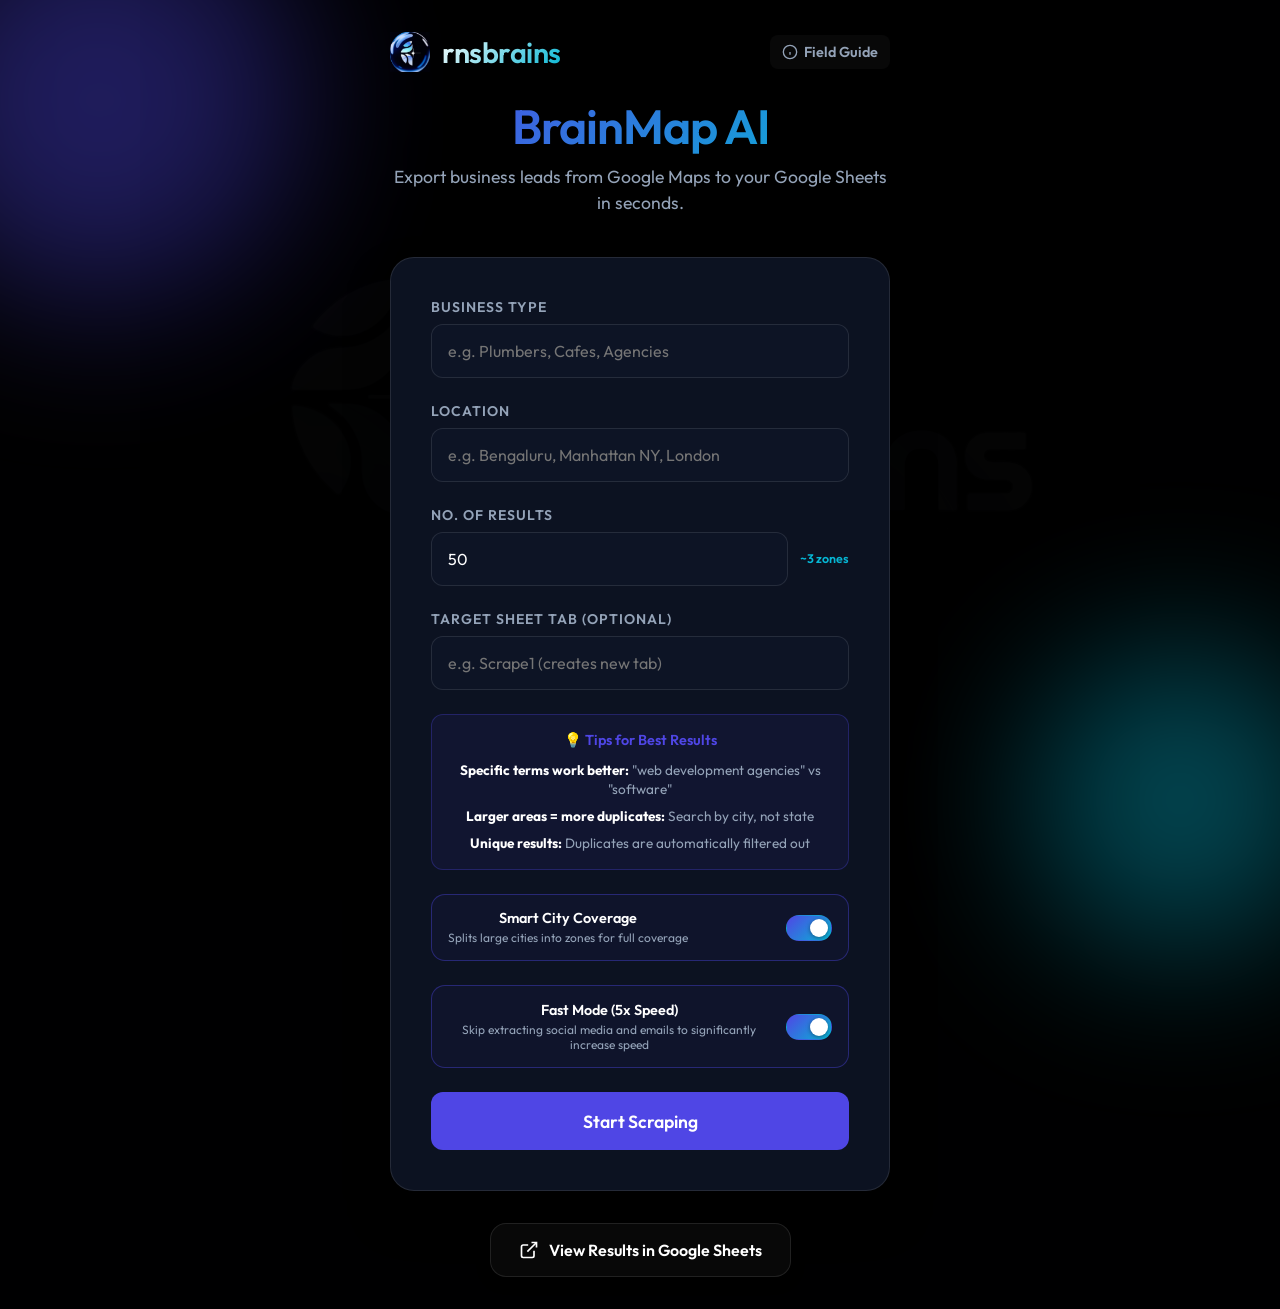
<file: index.html>
<!DOCTYPE html>
<html lang="en">
<head>
    <meta charset="UTF-8">
    <meta name="viewport" content="width=device-width, initial-scale=1.0">
    <title>rnsbrains | AI Maps Lead Scraper</title>
    <link rel="icon" href="assets/658440381_18071649065247956_1839310371376353803_n.jpg" type="image/jpeg">
    <link rel="stylesheet" href="style.css">
    <link rel="preconnect" href="https://fonts.googleapis.com">
    <link rel="preconnect" href="https://fonts.gstatic.com" crossorigin>
    <link href="https://fonts.googleapis.com/css2?family=Outfit:wght@300;400;600&display=swap" rel="stylesheet">
</head>
<body>
    <div class="watermark-container">
        <img src="assets/RB14.jpg" class="watermark-img" alt="">
    </div>
    <div class="background-blobs">
        <div class="blob blob-1"></div>
        <div class="blob blob-2"></div>
    </div>

    <main class="container">
        <header class="hero">
            <div class="brand-bar">
                <div class="brand-info">
                    <img src="assets/658440381_18071649065247956_1839310371376353803_n.jpg" alt="rns" id="main-logo">
                    <span class="brand-name">rnsbrains</span>
                </div>
                <nav class="nav-links">
                    <a href="guide.html" class="nav-link">
                        <svg viewBox="0 0 24 24" width="16" height="16" fill="none" stroke="currentColor" stroke-width="2" style="margin-right: 6px;">
                            <circle cx="12" cy="12" r="10"></circle>
                            <line x1="12" y1="16" x2="12" y2="12"></line>
                            <line x1="12" y1="8" x2="12.01" y2="8"></line>
                        </svg>
                        Field Guide
                    </a>
                </nav>
            </div>
            <h1 class="brand-tool-name">BrainMap AI</h1>
            <p>Export business leads from Google Maps to your Google Sheets in seconds.</p>
        </header>

        <section class="glass-card">
            <form id="scrape-form">
                <div class="input-group">
                    <label for="term">Business Type</label>
                    <input type="text" id="term" placeholder="e.g. Plumbers, Cafes, Agencies" required>
                </div>
                
                <div class="input-group">
                    <label for="location">Location</label>
                    <input type="text" id="location" placeholder="e.g. Bengaluru, Manhattan NY, London" required>
                </div>

                <div class="input-group">
                    <label for="max-results">No. of Results</label>
                    <div class="results-input-wrapper">
                        <input type="number" id="max-results" value="50" min="1" max="10000" required>
                        <span class="results-hint" id="results-hint"></span>
                    </div>
                </div>

                <div class="input-group">
                    <label for="sheet-tab-input">Target Sheet Tab (Optional)</label>
                    <input type="text" id="sheet-tab-input" placeholder="e.g. Scrape1 (creates new tab)">
                </div>

                <!-- Tips Section -->
                <div class="tips-box">
                    <div class="tips-header">💡 Tips for Best Results</div>
                    <ul class="tips-list">
                        <li><strong>Specific terms work better:</strong> "web development agencies" vs "software"</li>
                        <li><strong>Larger areas = more duplicates:</strong> Search by city, not state</li>
                        <li><strong>Unique results:</strong> Duplicates are automatically filtered out</li>
                    </ul>
                </div>

                <!-- Zone Split Toggle -->
                <div class="toggle-row">
                    <div class="toggle-info">
                        <span class="toggle-label">Smart City Coverage</span>
                        <span class="toggle-sub">Splits large cities into zones for full coverage</span>
                    </div>
                    <label class="toggle-switch" for="zone-split-toggle">
                        <input type="checkbox" id="zone-split-toggle" checked>
                        <span class="toggle-track">
                            <span class="toggle-thumb"></span>
                        </span>
                    </label>
                </div>

                <!-- Fast Mode Toggle -->
                <div class="toggle-row">
                    <div class="toggle-info">
                        <span class="toggle-label">Fast Mode (5x Speed)</span>
                        <span class="toggle-sub">Skip extracting social media and emails to significantly increase speed</span>
                    </div>
                    <label class="toggle-switch" for="fast-mode-toggle">
                        <input type="checkbox" id="fast-mode-toggle" checked>
                        <span class="toggle-track">
                            <span class="toggle-thumb"></span>
                        </span>
                    </label>
                </div>

                <button type="submit" id="submit-btn">
                    <span class="btn-text">Start Scraping</span>
                    <div class="loader-dots" style="display: none;">
                        <span></span><span></span><span></span>
                    </div>
                </button>
            </form>

            <!-- Progress Section (shown during active scrape) -->
            <div id="progress-container" class="progress-hidden">
                <div class="progress-header">
                    <div class="progress-info">
                        <span class="progress-label" id="progress-label">Preparing zones...</span>
                        <span class="progress-count" id="progress-count">0 leads found</span>
                    </div>
                    <button type="button" id="cancel-btn" class="cancel-btn" title="Cancel scrape">
                        <svg viewBox="0 0 24 24" width="18" height="18" fill="none" stroke="currentColor" stroke-width="2.5">
                            <line x1="18" y1="6" x2="6" y2="18"></line>
                            <line x1="6" y1="6" x2="18" y2="18"></line>
                        </svg>
                    </button>
                </div>
                <div class="progress-bar-track">
                    <div class="progress-bar-fill" id="progress-bar-fill"></div>
                </div>
                <div class="progress-details">
                    <span class="zone-indicator" id="zone-indicator"></span>
                    <span class="zone-counter" id="zone-counter"></span>
                </div>
                
                <!-- Activity Log Feed -->
                <div class="activity-log-container">
                    <div class="activity-log-header">
                        <svg viewBox="0 0 24 24" width="16" height="16" fill="none" stroke="currentColor" stroke-width="2">
                            <polyline points="22 12 18 12 15 21 9 3 6 12 2 12"></polyline>
                        </svg>
                        <span>Live Activity</span>
                    </div>
                    <div class="activity-log" id="activity-log">
                        <div class="activity-item">
                            <span class="activity-time">--:--:--</span>
                            <span class="activity-message">Waiting for updates...</span>
                        </div>
                    </div>
                </div>
            </div>

            <!-- Status messages (success / error) -->
            <div id="status-container" class="status-hidden">
                <div class="status-icon">
                    <svg class="spinner" viewBox="0 0 50 50" style="display: none;">
                        <circle class="path" cx="25" cy="25" r="20" fill="none" stroke-width="5"></circle>
                    </svg>
                    <div class="success-icon" style="display: none;">
                        <svg viewBox="0 0 24 24" fill="none" stroke="currentColor" stroke-width="3">
                            <polyline points="20 6 9 17 4 12"></polyline>
                        </svg>
                    </div>
                    <div class="error-icon" style="display: none;">
                        <svg viewBox="0 0 24 24" fill="none" stroke="currentColor" stroke-width="3">
                            <line x1="18" y1="6" x2="6" y2="18"></line>
                            <line x1="6" y1="6" x2="18" y2="18"></line>
                        </svg>
                    </div>
                </div>
                <div class="status-text">
                    <p id="status-message">Scanning Google Maps...</p>
                    <span id="status-subtext">This usually takes 1-3 minutes.</span>
                </div>
            </div>
        </section>

        <!-- Running Jobs Panel -->
        <section class="glass-card jobs-panel" id="jobs-panel" style="display: none;">
            <div class="jobs-header">
                <div class="jobs-title">
                    <svg viewBox="0 0 24 24" width="18" height="18" fill="none" stroke="currentColor" stroke-width="2">
                        <rect x="2" y="7" width="20" height="14" rx="2" ry="2"></rect>
                        <path d="M16 21V5a2 2 0 0 0-2-2h-4a2 2 0 0 0-2 2v16"></path>
                    </svg>
                    <span>Active Jobs</span>
                </div>
                <button type="button" id="refresh-jobs-btn" class="refresh-btn" title="Refresh">
                    <svg viewBox="0 0 24 24" width="16" height="16" fill="none" stroke="currentColor" stroke-width="2">
                        <polyline points="23 4 23 10 17 10"></polyline>
                        <path d="M20.49 15a9 9 0 1 1-2.12-9.36L23 10"></path>
                    </svg>
                </button>
            </div>
            <div class="jobs-list" id="jobs-list">
                <div class="jobs-empty">No jobs yet</div>
            </div>
        </section>

        <div class="footer-actions">
            <a href="https://docs.google.com/spreadsheets/d/1eN9mWiT97EB2fDmHP1iq69LFg4Vm93PCm7rPwDH37U0/edit?usp=sharing" target="_blank" class="secondary-btn">
                <svg viewBox="0 0 24 24" width="20" height="20" fill="none" stroke="currentColor" stroke-width="2" style="margin-right: 10px;">
                    <path d="M18 13v6a2 2 0 0 1-2 2H5a2 2 0 0 1-2-2V8a2 2 0 0 1 2-2h6"></path>
                    <polyline points="15 3 21 3 21 9"></polyline>
                    <line x1="10" y1="14" x2="21" y2="3"></line>
                </svg>
                View Results in Google Sheets
            </a>
        </div>
    </main>

    <script src="config.js"></script>
    <script src="script.js"></script>
</body>
</html>
</file>
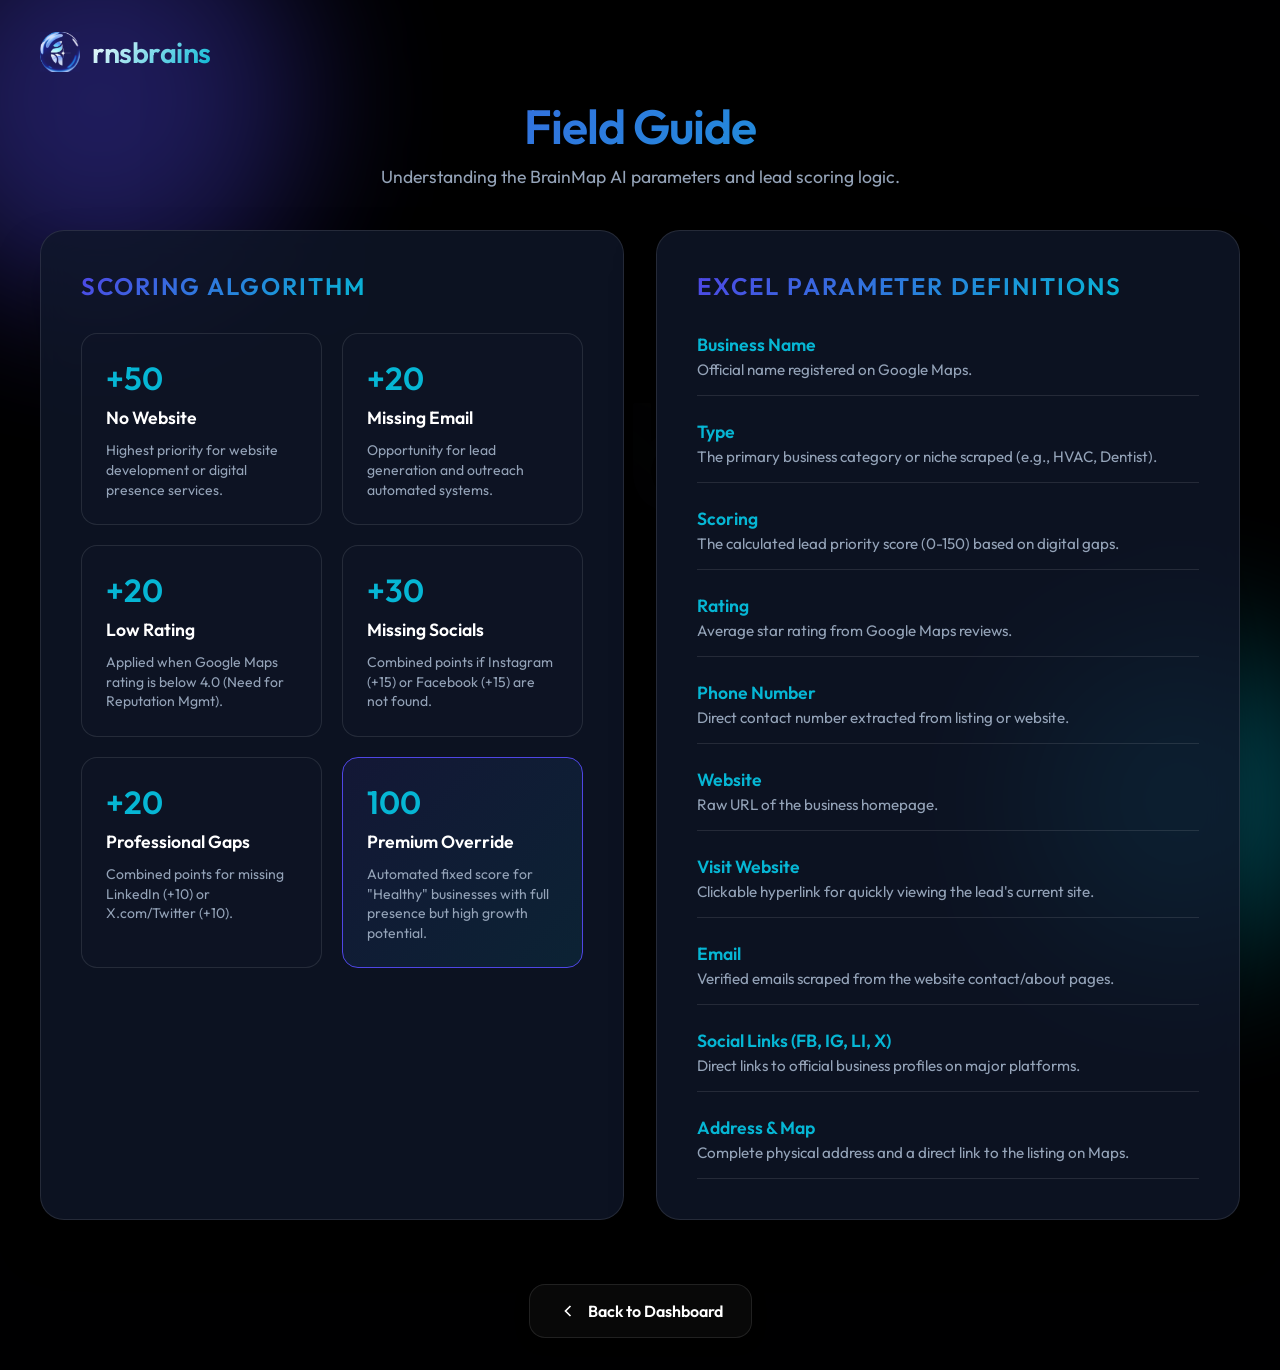
<file: guide.html>
<!DOCTYPE html>
<html lang="en">
<head>
    <meta charset="UTF-8">
    <meta name="viewport" content="width=device-width, initial-scale=1.0">
    <title>rnsbrains | BrainMap Field Guide</title>
    <link rel="icon" href="assets/658440381_18071649065247956_1839310371376353803_n.jpg" type="image/jpeg">
    <link rel="stylesheet" href="style.css">
    <link rel="preconnect" href="https://fonts.googleapis.com">
    <link rel="preconnect" href="https://fonts.gstatic.com" crossorigin>
    <link href="https://fonts.googleapis.com/css2?family=Outfit:wght@300;400;600&display=swap" rel="stylesheet">
</head>
<body class="guide-body">
    <div class="watermark-container">
        <img src="assets/RB14.jpg" class="watermark-img" alt="">
    </div>

    <div class="background-blobs">
        <div class="blob blob-1"></div>
        <div class="blob blob-2"></div>
    </div>

    <main class="container guide-main">
        <header class="hero">
            <div class="brand-bar">
                <a href="index.html" class="brand-info link-reset">
                    <img src="assets/658440381_18071649065247956_1839310371376353803_n.jpg" alt="rns" id="main-logo">
                    <span class="brand-name">rnsbrains</span>
                </a>
            </div>
            <h1 class="brand-tool-name">Field Guide</h1>
            <p>Understanding the BrainMap AI parameters and lead scoring logic.</p>
        </header>

        <div class="guide-layout">
            <!-- Scoring System Section -->
            <section class="glass-card guide-card">
                <h2 class="section-title"><span class="gradient-text">Scoring Algorithm</span></h2>
                <div class="scoring-grid">
                    <div class="rule-card">
                        <span class="rule-points">+50</span>
                        <span class="rule-title">No Website</span>
                        <p>Highest priority for website development or digital presence services.</p>
                    </div>
                    <div class="rule-card">
                        <span class="rule-points">+20</span>
                        <span class="rule-title">Missing Email</span>
                        <p>Opportunity for lead generation and outreach automated systems.</p>
                    </div>
                    <div class="rule-card">
                        <span class="rule-points">+20</span>
                        <span class="rule-title">Low Rating</span>
                        <p>Applied when Google Maps rating is below 4.0 (Need for Reputation Mgmt).</p>
                    </div>
                    <div class="rule-card">
                        <span class="rule-points">+30</span>
                        <span class="rule-title">Missing Socials</span>
                        <p>Combined points if Instagram (+15) or Facebook (+15) are not found.</p>
                    </div>
                    <div class="rule-card">
                        <span class="rule-points">+20</span>
                        <span class="rule-title">Professional Gaps</span>
                        <p>Combined points for missing LinkedIn (+10) or X.com/Twitter (+10).</p>
                    </div>
                    <div class="rule-card premium-target">
                        <span class="rule-points">100</span>
                        <span class="rule-title">Premium Override</span>
                        <p>Automated fixed score for "Healthy" businesses with full presence but high growth potential.</p>
                    </div>
                </div>
            </section>
    
            <!-- Parameter Definitions Section -->
            <section class="glass-card guide-card">
                <h2 class="section-title"><span class="gradient-text">Excel Parameter Definitions</span></h2>
                <div class="param-list">
                    <div class="param-item">
                        <span class="param-name">Business Name</span>
                        <p>Official name registered on Google Maps.</p>
                    </div>
                    <div class="param-item">
                        <span class="param-name">Type</span>
                        <p>The primary business category or niche scraped (e.g., HVAC, Dentist).</p>
                    </div>
                    <div class="param-item">
                        <span class="param-name">Scoring</span>
                        <p>The calculated lead priority score (0-150) based on digital gaps.</p>
                    </div>
                    <div class="param-item">
                        <span class="param-name">Rating</span>
                        <p>Average star rating from Google Maps reviews.</p>
                    </div>
                    <div class="param-item">
                        <span class="param-name">Phone Number</span>
                        <p>Direct contact number extracted from listing or website.</p>
                    </div>
                    <div class="param-item">
                        <span class="param-name">Website</span>
                        <p>Raw URL of the business homepage.</p>
                    </div>
                    <div class="param-item">
                        <span class="param-name">Visit Website</span>
                        <p>Clickable hyperlink for quickly viewing the lead's current site.</p>
                    </div>
                    <div class="param-item">
                        <span class="param-name">Email</span>
                        <p>Verified emails scraped from the website contact/about pages.</p>
                    </div>
                    <div class="param-item">
                        <span class="param-name">Social Links (FB, IG, LI, X)</span>
                        <p>Direct links to official business profiles on major platforms.</p>
                    </div>
                    <div class="param-item">
                        <span class="param-name">Address & Map</span>
                        <p>Complete physical address and a direct link to the listing on Maps.</p>
                    </div>
                </div>
            </section>
        </div>

        <div class="footer-actions">
            <a href="index.html" class="secondary-btn">
                <svg viewBox="0 0 24 24" width="20" height="20" fill="none" stroke="currentColor" stroke-width="2" style="margin-right: 10px; transform: rotate(180deg);">
                    <polyline points="9 18 15 12 9 6"></polyline>
                </svg>
                Back to Dashboard
            </a>
        </div>
    </main>

    <script src="script.js"></script>
</body>
</html>
</file>
<file: style.css>
:root {
    --primary: #4f46e5; /* Vibrant Indigo */
    --primary-glow: rgba(79, 70, 229, 0.4);
    --secondary: #06b6d4; /* Neon Cyan */
    --background: #000001; /* Deep Black */
    --card-bg: rgba(15, 23, 42, 0.8);
    --glass-border: rgba(255, 255, 255, 0.1);
    --text: #ffffff;
    --text-muted: #94a3b8;
}

* {
    margin: 0;
    padding: 0;
    box-sizing: border-box;
    font-family: 'Outfit', sans-serif;
}

body {
    background-color: var(--background);
    color: var(--text);
    min-height: 100vh;
    display: flex;
    justify-content: center;
    align-items: center;
    overflow-x: hidden;
    padding: 2rem 1rem; /* Added padding for responsiveness */
}

.background-blobs {
    position: fixed;
    top: 0;
    left: 0;
    width: 100vw;
    height: 100vh;
    z-index: -2;
    filter: blur(80px);
}

.watermark-container {
    position: fixed;
    top: 50%;
    left: 50%;
    transform: translate(-50%, -50%);
    width: 100vw;
    height: 100vh;
    z-index: -1;
    pointer-events: none;
    display: flex;
    justify-content: center;
    align-items: center;
    overflow: hidden;
}

.watermark-img {
    width: 90%;
    max-width: 1000px;
    opacity: 0.015; /* Even more subtle */
    filter: none;
    mix-blend-mode: screen; /* Makes black backgrounds transparent in dark mode */
}

.blob {
    position: absolute;
    border-radius: 50%;
    opacity: 0.4;
}

.blob-1 {
    width: 400px;
    height: 400px;
    background: var(--primary);
    top: -100px;
    left: -100px;
    animation: move 20s infinite alternate;
}

.blob-2 {
    width: 300px;
    height: 300px;
    background: var(--secondary);
    bottom: -50px;
    right: -50px;
    animation: move 15s infinite alternate-reverse;
}

@keyframes move {
    from { transform: translate(0, 0); }
    to { transform: translate(100px, 100px); }
}

.container {
    max-width: 500px;
    width: 100%; /* Flexible width */
    text-align: center;
}

.hero {
    margin-bottom: 2.5rem;
}

.brand-bar {
    margin-bottom: 1.5rem;
    display: flex;
    justify-content: space-between;
    align-items: center;
    gap: 12px;
}

.brand-info {
    display: flex;
    align-items: center;
    gap: 12px;
    text-decoration: none;
}

.nav-links {
    display: flex;
    gap: 1.5rem;
}

.nav-link {
    display: inline-flex;
    align-items: center;
    color: var(--text-muted);
    text-decoration: none;
    font-size: 0.9rem;
    font-weight: 600;
    transition: all 0.3s ease;
    padding: 0.5rem 0.75rem;
    border-radius: 8px;
    background: rgba(255, 255, 255, 0.03);
}

.nav-link:hover {
    color: var(--text);
    background: rgba(255, 255, 255, 0.08);
}

.brand-name {
    font-size: 1.8rem;
    font-weight: 600;
    letter-spacing: -0.5px;
    background: linear-gradient(135deg, #ffffff, var(--secondary));
    -webkit-background-clip: text;
    background-clip: text;
    -webkit-text-fill-color: transparent;
}

.brand-tool-name {
    font-size: 3rem;
    font-weight: 600;
    letter-spacing: -1px;
    margin-bottom: 0.5rem;
    background: linear-gradient(135deg, var(--primary), var(--secondary));
    -webkit-background-clip: text;
    background-clip: text;
    -webkit-text-fill-color: transparent;
}

#main-logo {
    max-width: 40px; /* Refined to be much smaller as requested */
    height: auto;
    mix-blend-mode: screen; /* Ensures transparency if image has a black background */
    display: block;
}

.gradient-text {
    background: linear-gradient(135deg, var(--primary), var(--secondary));
    -webkit-background-clip: text;
    background-clip: text;
    -webkit-text-fill-color: transparent;
}

.hero p {
    color: var(--text-muted);
    font-size: 1.1rem;
    line-height: 1.5;
    margin-bottom: 1.5rem;
}

.footer-actions {
    margin-top: 2rem;
    display: flex;
    justify-content: center;
}

.secondary-btn {
    display: inline-flex;
    align-items: center;
    background: rgba(255, 255, 255, 0.03);
    backdrop-filter: blur(8px);
    -webkit-backdrop-filter: blur(8px);
    border: 1px solid var(--glass-border);
    border-radius: 16px;
    padding: 1rem 1.75rem;
    color: var(--text);
    text-decoration: none;
    font-size: 1rem;
    font-weight: 600;
    transition: all 0.4s cubic-bezier(0.175, 0.885, 0.32, 1.275);
    box-shadow: 0 4px 15px rgba(0, 0, 0, 0.2);
}

.secondary-btn:hover {
    background: rgba(255, 255, 255, 0.08);
    border-color: var(--primary);
    transform: translateY(-4px) scale(1.02);
    box-shadow: 0 15px 30px -10px var(--primary-glow);
}

.glass-card {
    background: var(--card-bg);
    backdrop-filter: blur(16px);
    -webkit-backdrop-filter: blur(16px);
    border: 1px solid var(--glass-border);
    border-radius: 24px;
    padding: 2.5rem;
    box-shadow: 0 25px 50px -12px rgba(0, 0, 0, 0.5);
    transition: transform 0.3s ease;
}

.input-group {
    text-align: left;
    margin-bottom: 1.5rem;
}

.results-input-wrapper {
    display: flex;
    align-items: center;
    gap: 0.75rem;
}

.results-input-wrapper input {
    flex: 1;
}

.results-hint {
    font-size: 0.78rem;
    color: var(--secondary);
    white-space: nowrap;
    font-weight: 600;
    opacity: 0;
    transition: opacity 0.3s ease;
}

.results-hint.visible {
    opacity: 1;
}

/* ── Zone Split Toggle ───────────────────────────────────────── */

.toggle-row {
    display: flex;
    align-items: center;
    justify-content: space-between;
    background: rgba(255, 255, 255, 0.03);
    border: 1px solid var(--glass-border);
    border-radius: 14px;
    padding: 0.9rem 1rem;
    margin-bottom: 1.5rem;
    gap: 1rem;
    transition: border-color 0.3s ease;
}

.toggle-row:has(input:checked) {
    border-color: rgba(79, 70, 229, 0.4);
    background: rgba(79, 70, 229, 0.05);
}

.toggle-info {
    display: flex;
    flex-direction: column;
    gap: 3px;
}

.toggle-label {
    font-size: 0.9rem;
    font-weight: 600;
    color: var(--text);
}

.toggle-sub {
    font-size: 0.75rem;
    color: var(--text-muted);
    line-height: 1.3;
}

/* Hide the real checkbox */
.toggle-switch input[type="checkbox"] {
    position: absolute;
    opacity: 0;
    width: 0;
    height: 0;
}

.toggle-switch {
    cursor: pointer;
    flex-shrink: 0;
}

.toggle-track {
    display: block;
    width: 46px;
    height: 26px;
    border-radius: 99px;
    background: rgba(255, 255, 255, 0.12);
    border: 1px solid rgba(255, 255, 255, 0.1);
    position: relative;
    transition: background 0.25s ease, border-color 0.25s ease;
}

.toggle-thumb {
    display: block;
    width: 18px;
    height: 18px;
    border-radius: 50%;
    background: #fff;
    position: absolute;
    top: 3px;
    left: 3px;
    transition: transform 0.25s cubic-bezier(0.34, 1.56, 0.64, 1);
    box-shadow: 0 1px 4px rgba(0, 0, 0, 0.4);
}

/* Checked state */
.toggle-switch input:checked + .toggle-track {
    background: linear-gradient(135deg, var(--primary), var(--secondary));
    border-color: transparent;
}

.toggle-switch input:checked + .toggle-track .toggle-thumb {
    transform: translateX(20px);
}

.input-group label {
    display: block;
    font-size: 0.875rem;
    font-weight: 600;
    color: var(--text-muted);
    margin-bottom: 0.5rem;
    text-transform: uppercase;
    letter-spacing: 1px;
}

.input-group input {
    width: 100%;
    background: rgba(15, 23, 42, 0.5);
    border: 1px solid var(--glass-border);
    border-radius: 12px;
    padding: 1rem;
    color: white;
    font-size: 1rem;
    transition: all 0.3s ease;
}

.input-group input:focus {
    outline: none;
    border-color: var(--primary);
    box-shadow: 0 0 0 4px var(--primary-glow);
}

/* ── Tips Box ───────────────────────────────────────────────────── */

.tips-box {
    background: rgba(79, 70, 229, 0.08);
    border: 1px solid rgba(79, 70, 229, 0.3);
    border-radius: 12px;
    padding: 1rem;
    margin-bottom: 1.5rem;
}

.tips-header {
    font-size: 0.9rem;
    font-weight: 600;
    color: var(--primary);
    margin-bottom: 0.75rem;
}

.tips-list {
    list-style: none;
    padding: 0;
    margin: 0;
    display: flex;
    flex-direction: column;
    gap: 0.5rem;
}

.tips-list li {
    font-size: 0.85rem;
    color: var(--text-muted);
    line-height: 1.4;
}

.tips-list strong {
    color: var(--text);
}

#submit-btn {
    width: 100%;
    background: linear-gradient(135deg, var(--primary), #4f46e5);
    border: none;
    border-radius: 12px;
    padding: 1.1rem;
    color: white;
    font-size: 1.1rem;
    font-weight: 600;
    cursor: pointer;
    transition: all 0.3s ease;
    margin-top: 1rem;
    display: flex;
    justify-content: center;
    align-items: center;
}

#submit-btn:hover {
    transform: translateY(-2px);
    box-shadow: 0 10px 20px -5px var(--primary-glow);
}

#submit-btn:active {
    transform: translateY(0);
}

#submit-btn:disabled {
    background: var(--text-muted);
    opacity: 0.6;
    cursor: not-allowed;
    transform: none;
}

.loader-dots {
    display: flex;
    gap: 4px;
}

.loader-dots span {
    width: 6px;
    height: 6px;
    background: white;
    border-radius: 50%;
    animation: bounce 0.6s infinite alternate;
}

.loader-dots span:nth-child(2) { animation-delay: 0.2s; }
.loader-dots span:nth-child(3) { animation-delay: 0.4s; }

@keyframes bounce {
    to { opacity: 0.3; transform: translateY(-4px); }
}

/* Status Area */
#status-container {
    margin-top: 2rem;
    padding-top: 2rem;
    border-top: 1px solid var(--glass-border);
    display: flex;
    flex-direction: column;
    align-items: center;
    transition: all 0.5s ease;
}

.status-hidden {
    display: none !important;
    opacity: 0;
}

.status-icon {
    margin-bottom: 1rem;
    width: 48px;
    height: 48px;
    display: flex;
    justify-content: center;
    align-items: center;
}

.spinner {
    animation: rotate 2s linear infinite;
    width: 40px;
    height: 40px;
}

.spinner .path {
    stroke: var(--primary);
    stroke-linecap: round;
    animation: dash 1.5s ease-in-out infinite;
}

@keyframes rotate { 100% { transform: rotate(360deg); } }
@keyframes dash {
    0% { stroke-dasharray: 1, 150; stroke-dashoffset: 0; }
    50% { stroke-dasharray: 90, 150; stroke-dashoffset: -35; }
    100% { stroke-dasharray: 90, 150; stroke-dashoffset: -124; }
}

.success-icon { color: #10b981; width: 40px; height: 40px; }
.error-icon { color: #ef4444; width: 40px; height: 40px; }

.status-text p {
    font-weight: 600;
    font-size: 1.1rem;
    margin-bottom: 4px;
}

/* ── Progress Tracking ───────────────────────────────────────── */

#progress-container {
    margin-top: 2rem;
    padding-top: 2rem;
    border-top: 1px solid var(--glass-border);
    animation: fadeIn 0.4s ease;
}

.progress-hidden {
    display: none !important;
}

@keyframes fadeIn {
    from { opacity: 0; transform: translateY(8px); }
    to   { opacity: 1; transform: translateY(0); }
}

.progress-header {
    display: flex;
    align-items: center;
    justify-content: space-between;
    margin-bottom: 0.9rem;
}

.progress-info {
    display: flex;
    flex-direction: column;
    gap: 2px;
    text-align: left;
}

.progress-label {
    font-size: 0.9rem;
    font-weight: 600;
    color: var(--text);
}

.progress-count {
    font-size: 0.8rem;
    color: var(--secondary);
    font-weight: 600;
}

.cancel-btn {
    background: rgba(239, 68, 68, 0.1);
    border: 1px solid rgba(239, 68, 68, 0.3);
    border-radius: 8px;
    color: #ef4444;
    cursor: pointer;
    padding: 6px 8px;
    display: flex;
    align-items: center;
    justify-content: center;
    transition: all 0.2s ease;
    flex-shrink: 0;
}

.cancel-btn:hover {
    background: rgba(239, 68, 68, 0.25);
    border-color: #ef4444;
    transform: scale(1.08);
}

.progress-bar-track {
    width: 100%;
    height: 8px;
    background: rgba(255, 255, 255, 0.07);
    border-radius: 99px;
    overflow: hidden;
    margin-bottom: 0.75rem;
}

.progress-bar-fill {
    height: 100%;
    width: 0%;
    border-radius: 99px;
    background: linear-gradient(90deg, var(--primary), var(--secondary));
    background-size: 200% 100%;
    transition: width 0.6s cubic-bezier(0.4, 0, 0.2, 1);
    animation: shimmer 2s linear infinite;
}

@keyframes shimmer {
    0%   { background-position: 200% 0; }
    100% { background-position: -200% 0; }
}

.progress-details {
    display: flex;
    align-items: center;
    justify-content: space-between;
    font-size: 0.78rem;
    margin-bottom: 1.25rem;
}

.zone-indicator {
    color: var(--text-muted);
    display: flex;
    align-items: center;
    gap: 6px;
}

.zone-indicator::before {
    content: '';
    display: inline-block;
    width: 7px;
    height: 7px;
    border-radius: 50%;
    background: var(--secondary);
    animation: pulse-dot 1.2s ease-in-out infinite;
}

@keyframes pulse-dot {
    0%, 100% { transform: scale(1); opacity: 1; }
    50%       { transform: scale(1.5); opacity: 0.5; }
}

.zone-counter {
    color: var(--text-muted);
    font-weight: 600;
}

/* ── Activity Log ───────────────────────────────────────────── */

.activity-log-container {
    margin-top: 1.5rem;
    background: rgba(15, 23, 42, 0.4);
    border: 1px solid var(--glass-border);
    border-radius: 12px;
    overflow: hidden;
}

.activity-log-header {
    display: flex;
    align-items: center;
    gap: 8px;
    padding: 0.75rem 1rem;
    background: rgba(79, 70, 229, 0.1);
    border-bottom: 1px solid var(--glass-border);
    font-size: 0.85rem;
    font-weight: 600;
    color: var(--secondary);
}

.activity-log {
    max-height: 200px;
    overflow-y: auto;
    padding: 0.5rem;
}

.activity-log::-webkit-scrollbar {
    width: 6px;
}

.activity-log::-webkit-scrollbar-track {
    background: rgba(255, 255, 255, 0.05);
    border-radius: 3px;
}

.activity-log::-webkit-scrollbar-thumb {
    background: rgba(79, 70, 229, 0.5);
    border-radius: 3px;
}

.activity-log::-webkit-scrollbar-thumb:hover {
    background: rgba(79, 70, 229, 0.7);
}

.activity-item {
    display: flex;
    align-items: flex-start;
    gap: 0.75rem;
    padding: 0.5rem 0.75rem;
    border-radius: 6px;
    margin-bottom: 0.25rem;
    transition: background 0.2s ease;
    animation: slideIn 0.3s ease;
}

@keyframes slideIn {
    from { opacity: 0; transform: translateX(-10px); }
    to   { opacity: 1; transform: translateX(0); }
}

.activity-item:hover {
    background: rgba(255, 255, 255, 0.03);
}

.activity-time {
    font-size: 0.7rem;
    color: var(--text-muted);
    font-family: 'Courier New', monospace;
    flex-shrink: 0;
    min-width: 60px;
}

.activity-message {
    font-size: 0.8rem;
    color: var(--text);
    line-height: 1.4;
    flex: 1;
}

.activity-error {
    background: rgba(239, 68, 68, 0.1);
    border-left: 3px solid #ef4444;
}

.activity-error .activity-message {
    color: #fca5a5;
}

.activity-warning {
    background: rgba(251, 191, 36, 0.1);
    border-left: 3px solid #fbbf24;
}

.activity-warning .activity-message {
    color: #fde68a;
}

/* ── Guide Layout ────────────────────────────────────────────── */

.guide-layout {
    display: flex;
    flex-direction: column;
    gap: 2rem;
    width: 100%;
}

@media (min-width: 1100px) {
    .guide-main {
        max-width: 1200px;
    }
    
    .guide-layout {
        flex-direction: row;
        align-items: stretch;
    }
    
    .guide-card {
        flex: 1;
    }
}

/* Guide Specific Styles */
.guide-card {
    text-align: left;
    margin-bottom: 2rem;
}

.section-title {
    margin-bottom: 2rem;
    font-size: 1.5rem;
    font-weight: 600;
    text-transform: uppercase;
    letter-spacing: 2px;
}

.scoring-grid {
    display: grid;
    grid-template-columns: repeat(auto-fit, minmax(200px, 1fr));
    gap: 1.25rem;
}

.rule-card {
    background: rgba(15, 23, 42, 0.4);
    border: 1px solid var(--glass-border);
    border-radius: 16px;
    padding: 1.5rem;
    transition: transform 0.3s ease;
}

.rule-card:hover {
    transform: translateY(-5px);
    border-color: var(--primary);
}

.rule-points {
    display: block;
    font-size: 2rem;
    font-weight: 600;
    color: var(--secondary);
    margin-bottom: 0.5rem;
}

.rule-title {
    display: block;
    font-size: 1.1rem;
    font-weight: 600;
    margin-bottom: 0.75rem;
}

.rule-card p {
    font-size: 0.875rem;
    color: var(--text-muted);
    line-height: 1.4;
}

.premium-target {
    border-color: var(--primary);
    background: linear-gradient(135deg, rgba(79, 70, 229, 0.1), rgba(6, 182, 212, 0.1));
}

.param-list {
    display: flex;
    flex-direction: column;
    gap: 1.5rem;
}

.param-item {
    border-bottom: 1px solid var(--glass-border);
    padding-bottom: 1rem;
}

.param-name {
    display: block;
    font-size: 1.1rem;
    font-weight: 600;
    color: var(--secondary);
    margin-bottom: 0.25rem;
}

.param-item p {
    font-size: 0.95rem;
    color: var(--text-muted);
}

/* Mobile Responsiveness Extra for Guide */
@media (max-width: 600px) {
    .brand-bar {
        flex-direction: column;
        gap: 1rem;
    }
    
    .nav-links {
        width: 100%;
        justify-content: center;
    }
    
    .scoring-grid {
        grid-template-columns: 1fr;
    }
}

/* ── Jobs Panel ─────────────────────────────────────────────── */

.jobs-panel {
    margin-top: 1.5rem;
    padding: 1.5rem;
}

.jobs-header {
    display: flex;
    align-items: center;
    justify-content: space-between;
    margin-bottom: 1rem;
}

.jobs-title {
    display: flex;
    align-items: center;
    gap: 8px;
    font-size: 0.95rem;
    font-weight: 600;
    color: var(--text);
}

.jobs-title svg {
    color: var(--secondary);
}

.refresh-btn {
    background: rgba(255, 255, 255, 0.05);
    border: 1px solid var(--glass-border);
    border-radius: 8px;
    color: var(--text-muted);
    cursor: pointer;
    padding: 6px 8px;
    display: flex;
    align-items: center;
    justify-content: center;
    transition: all 0.2s ease;
}

.refresh-btn:hover {
    background: rgba(255, 255, 255, 0.1);
    color: var(--text);
    border-color: var(--primary);
}

.refresh-btn.spinning svg {
    animation: spin-refresh 0.6s ease;
}

@keyframes spin-refresh {
    from { transform: rotate(0deg); }
    to   { transform: rotate(360deg); }
}

.jobs-list {
    display: flex;
    flex-direction: column;
    gap: 0.5rem;
}

.jobs-empty {
    text-align: center;
    color: var(--text-muted);
    font-size: 0.85rem;
    padding: 1rem 0;
}

.job-card {
    display: flex;
    align-items: center;
    gap: 0.75rem;
    padding: 0.75rem 1rem;
    background: rgba(15, 23, 42, 0.5);
    border: 1px solid var(--glass-border);
    border-radius: 10px;
    transition: all 0.2s ease;
    animation: fadeIn 0.3s ease;
}

.job-card:hover {
    border-color: rgba(79, 70, 229, 0.3);
    background: rgba(15, 23, 42, 0.7);
}

.job-status-dot {
    width: 8px;
    height: 8px;
    border-radius: 50%;
    flex-shrink: 0;
}

.job-status-dot.running {
    background: var(--secondary);
    box-shadow: 0 0 6px var(--secondary);
    animation: pulse-dot 1.2s ease-in-out infinite;
}

.job-status-dot.starting {
    background: #fbbf24;
    box-shadow: 0 0 6px #fbbf24;
    animation: pulse-dot 1.5s ease-in-out infinite;
}

.job-status-dot.completed {
    background: #10b981;
}

.job-status-dot.failed,
.job-status-dot.cancelled {
    background: #ef4444;
}

.job-details {
    flex: 1;
    min-width: 0;
}

.job-query {
    font-size: 0.85rem;
    font-weight: 600;
    color: var(--text);
    white-space: nowrap;
    overflow: hidden;
    text-overflow: ellipsis;
}

.job-meta {
    font-size: 0.72rem;
    color: var(--text-muted);
    margin-top: 2px;
}

.job-progress-mini {
    width: 50px;
    height: 4px;
    background: rgba(255, 255, 255, 0.07);
    border-radius: 99px;
    overflow: hidden;
    flex-shrink: 0;
}

.job-progress-mini-fill {
    height: 100%;
    border-radius: 99px;
    background: linear-gradient(90deg, var(--primary), var(--secondary));
    transition: width 0.6s ease;
}

.job-leads-count {
    font-size: 0.78rem;
    font-weight: 600;
    color: var(--secondary);
    flex-shrink: 0;
    min-width: 32px;
    text-align: right;
}
</file>
